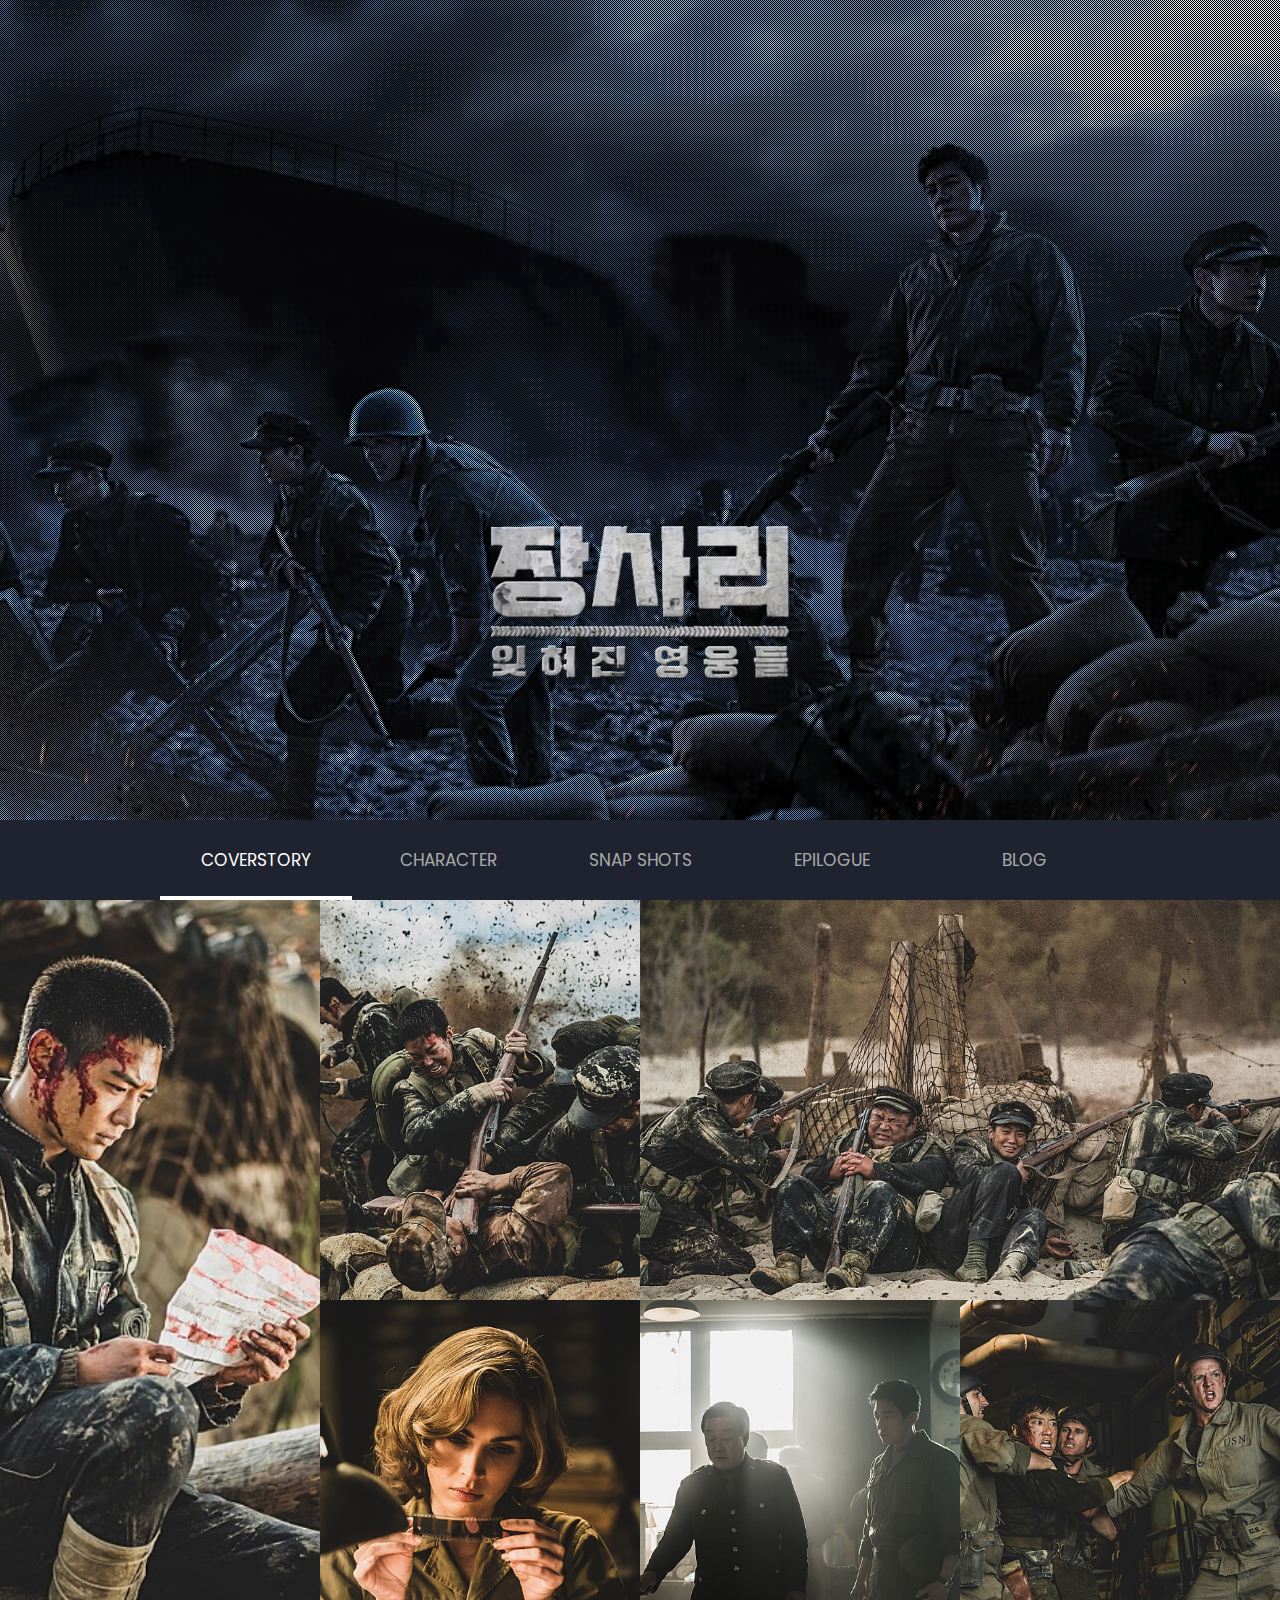
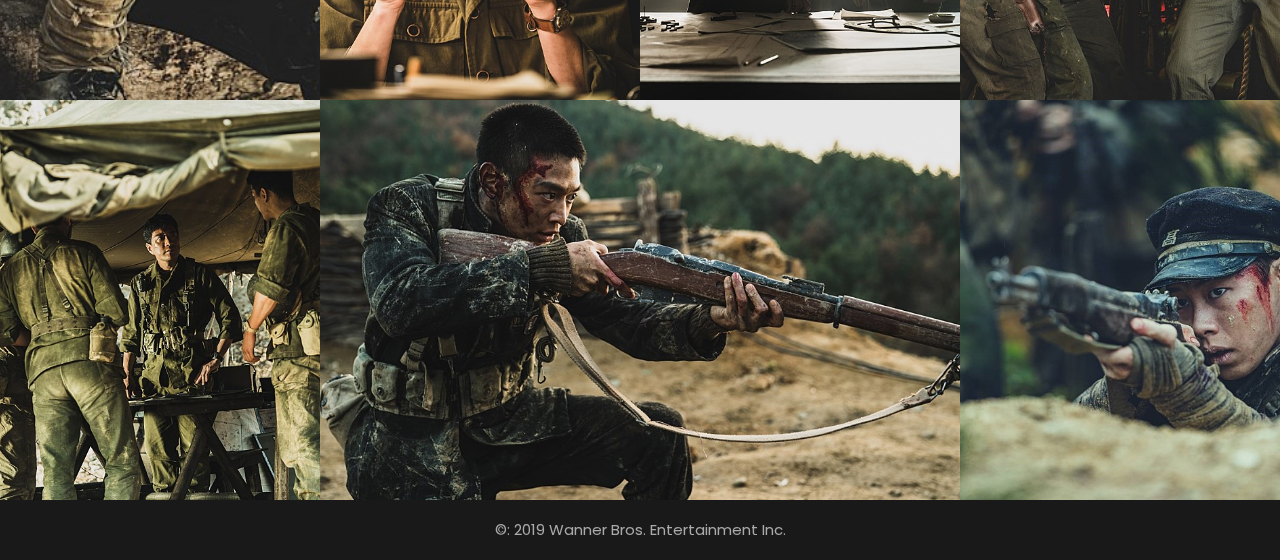
<file: index.html>
<!DOCTYPE html>
<html lang="en">
<head>
    <meta charset="UTF-8">
    <meta http-equiv="X-UA-Compatible" content="IE=edge">
    <meta name="viewport" content="width=device-width, initial-scale=1.0">
    <title>영화 "장사리 전투" (Ajax 활용한 웹사이트 구성)</title>
    <link rel="shortcut icon" href="./img/fav_icon.ico" type="image/x-icon">
    <link rel="stylesheet" href="./css/common.css">
    <script src="https://ajax.googleapis.com/ajax/libs/jquery/3.6.0/jquery.min.js"></script>
    <script src="./js/common.js"></script>
</head>
<body>
    <header id="header">
        <iframe class="movie_space" src="https://www.youtube.com/embed/pipSMfuS8ow?rel=0&autoplay=1&loop=1&playlist=pipSMfuS8ow&mute=1" frameborder="0" allow="accelerometer; autoplay; encrypted-media; gyroscope; picture-in-picture" allowfullscreen></iframe>

        <div class="dark_bg">
            <div class="main_title">
                <img src="./img/main_logo.png" alt="영화 장사리전투 로고">
            </div>
        </div>

        <div class="dark_res"></div>
        <div class="res_btn">
            <span><img src="./img/menu_icon.svg" alt=""></span>
        </div>

        <nav>
            <div class="frame">
                <div class="close_btn"><img src="./img/close_icon.svg" alt=""></div>
                <ul>
                    <li class="active"><a href="">coverstory</a></li>
                    <li><a href="">character</a></li>
                    <li><a href="">snap shots</a></li>
                    <li><a href="">epilogue</a></li>
                    <li><a href="https://movie.naver.com/movie/search/result.naver?query=%EC%9E%A5%EC%82%AC%EB%A6%AC+%EC%A0%84%ED%88%AC&section=all&ie=utf8" target="_blank">blog</a></li>
                </ul>
            </div>

        </nav>


    </header>

    <section id="content"></section>
    <footer id="footer">
        <p>&copy: 2019 Wanner Bros. Entertainment Inc.</p>
    </footer>


</body>
</html>
</file>
<file: css/common.css>
@charset "utf-8";
@import url('https://fonts.googleapis.com/css2?family=Nanum+Gothic:wght@400;700&family=Poppins:wght@100;200;300;400;500;600;700&display=swap');
/*
font-family: 'Nanum Gothic', sans-serif;
font-family: 'Poppins', sans-serif;
*/


*{box-sizing: border-box; font-family: 'Poppins', 'Nanum Gothic', sans-serif;}
html, body{margin: 0; padding: 0;}
h1, h2, h3, h4, h5, h6, p{margin: 0;}
ul, ol{margin: 0; padding: 0; list-style: none;}
a{text-decoration: none;}

#header{
    width: 100%;
    height: 100vh;
    background-image: url(../img/main_01.jpg);
    background-size: cover;
    background-position: 50% 50%;
    position: relative;
    overflow: hidden;
}
#header .movie_space{
    position: absolute;
    width: 160%; height: 160%;
    object-fit: fill;
    top: 50%; left: 50%;
    transform: translate(-50%, -50%);
}

#header .dark_bg{
    position: absolute;
    width: 100%; height: 100%;
    top: 0; left: 0;
    background-image: url(../img/dot_pattern.png);
}
#header .dark_bg .main_title{
    position: absolute;
    top: 66.66%; left: 50%;
    transform: translate(-50%, -50%);
}
#header .dark_bg .main_title img{display: block; width: 300px;}

#header nav{
    position: absolute;
    bottom: 0; left: 0;
    width: 100%;
    height: 80px;
    background-color: #1f232f;
}
#header nav .frame{width: 960px; height: 100%; margin: 0 auto;}
#header nav .frame ul{height: 100%; display: flex;}
#header nav .frame ul li{
    width: 20%; height: 100%;
    display: flex;
    justify-content: center;
    align-items: center;
    position: relative;
}
#header nav .frame ul li.active:after{
    content:"";
    display: block;
    width: 100%; height: 4px; 
    position: absolute;
    bottom: 0; left: 0;
    background-color: #fff;
}
#header nav .frame ul li a{
    display: block;
    color:#aaa; 
    font-size: 17px;
    text-transform: uppercase;
}

#header nav .frame ul li.active a{color:#fff;}
#header nav .frame ul li:hover a{color:#fff;}

.dark_res{
    position: fixed;
    width: 100%; height: 100%;
    background-color: rgba(0,0,0,0.5);
    top: 0; left: 0; 
    z-index: -1;
    opacity: 0;
}
.dark_res.active{
    z-index: 1; 
    opacity: 1; 
    transition: opacity 0.5s;
}
.res_btn{
    position: fixed;
    top: 20px; right: 20px;
    cursor: pointer;
    z-index: 3;
    width: 40px; height: 40px;
    display: flex;
    justify-content: center;
    align-items: center;
    display: none;
}
.res_btn span{}
.res_btn span img{
    display: block;
    height: 28px;
    filter:invert(95%);
}
.res_btn:hover span img{
    filter:invert(100%);
}

.close_btn{
    position: absolute;
    top: 20px; right: 20px;
    cursor: pointer;
    display: none;
}
.close_btn img{
    display: block;
    height: 28px;
    filter:invert(95%);
}
.close_btn:hover img{
    filter:invert(100%);
}



/*footer part*/
#footer{
    width: 100%; 
    background-color: #191919;
    text-align: center;
}
#footer p{font-size: 15px; color:#aaa; line-height: 60px;}


@media (max-width:1199px){
    #header{height: 80vh;}
    #header .dark_bg .main_title img{width: 240px;}
}
@media (max-width:959px){
    #header{height: 60vh;}
    #header .dark_bg .main_title{top: 55%;}
    #header nav .frame{width: 100%;}
}

@media (max-width:767px){
    #header{height: 50vh;}
    #header .movie_space{display: none;}
    #header .dark_bg .main_title{top: 50%;}
    #header .dark_bg .main_title img{width: 200px;}

    .res_btn{display: flex;}

    .close_btn{display: block;}
   
    #header nav{
        position: fixed; 
        top: 0; right: -320px;
        bottom: auto; left:auto;
        width: 320px; height: 100%; 
        z-index: 4;
        transition: right 0.5s;
    }
    #header nav.active{right: 0;}

    #header nav .frame{padding: 60px 20px 0;}
    #header nav .frame ul{flex-direction: column; flex-wrap: wrap;}
    #header nav .frame ul li{
        width: 100%; height: 60px;
    }


}
</file>
